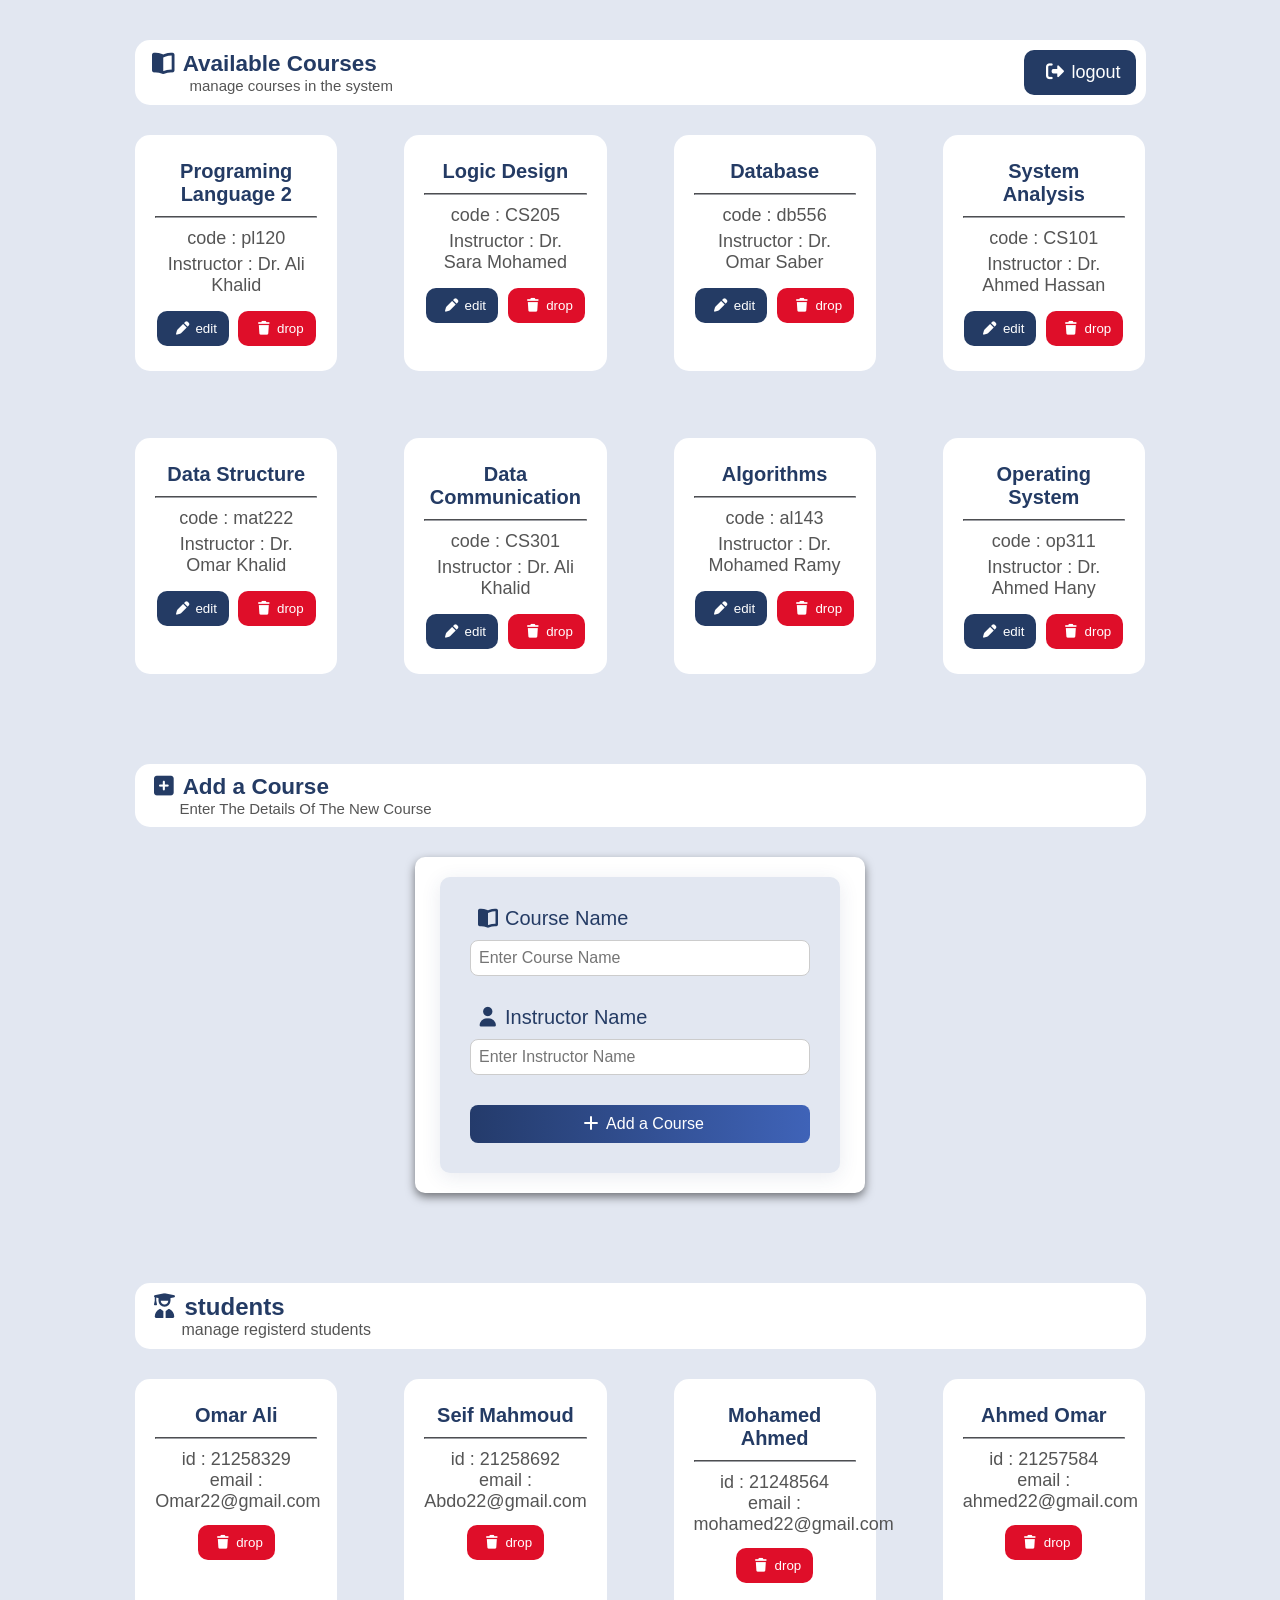
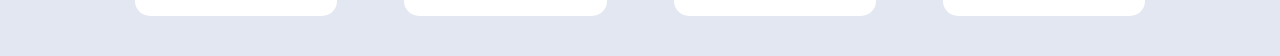
<file: admin_dashboard.html>
<!DOCTYPE html>
<html lang="en">
<head>
    <meta charset="UTF-8">
    <meta name="viewport" content="width=device-width, initial-scale=1.0">
    <title>Student Course Registration System</title>
    <link rel="stylesheet" href="css/all.min.css">
    
    <link rel="stylesheet" href="css/index.css">
</head>
<body>
    
    <section id="admin">
            <div class="content">
                <div class="part1">
                    <div class="title">
                        <div class="header">
                            <h1><i class="fa-solid fa-book-open"></i>Available Courses</h1>
                            <p>manage courses in the system</p>
                        </div>
                        <a href="index.html"><i class="fa-solid fa-right-from-bracket"></i>logout</a>
                    </div>
                    <div class="courses">
                        <div class="card">
                            <h3>Programing Language 2</h3>
                            <hr>
                            <p>code : pl120</p>
                            <p>Instructor : Dr. Ali Khalid </p>
                            <div class="button">
                                <button class="edit"><i class="fa-solid fa-pen"></i>edit</button>
                                <button class="drop"><i class="fa-solid fa-trash"></i>drop</button>
                            </div>
                        </div>
                        <div class="card">
                            <h3>Logic Design</h3>
                            <hr>
                            <p>code : CS205</p>
                            <p>Instructor : Dr. Sara Mohamed </p>
                            <div class="button">
                                <button class="edit"><i class="fa-solid fa-pen"></i>edit</button>
                                <button class="drop"><i class="fa-solid fa-trash"></i>drop</button>
                            </div>
                        </div>
                        <div class="card">
                            <h3>Database</h3>
                            <hr>
                            <p>code : db556</p>
                            <p>Instructor : Dr. Omar Saber </p>
                            <div class="button">
                                <button class="edit"><i class="fa-solid fa-pen"></i>edit</button>
                                <button class="drop"><i class="fa-solid fa-trash"></i>drop</button>
                            </div>
                        </div>
                        <div class="card">
                            <h3>System Analysis</h3>
                            <hr>
                            <p>code : CS101</p>
                            <p>Instructor : Dr. Ahmed Hassan </p>
                            <div class="button">
                                <button class="edit"><i class="fa-solid fa-pen"></i>edit</button>
                                <button class="drop"><i class="fa-solid fa-trash"></i>drop</button>
                            </div>
                        </div>
                        <div class="card">
                            <h3>Data Structure</h3>
                            <hr>
                            <p>code : mat222</p>
                            <p>Instructor : Dr. Omar Khalid </p>
                            <div class="button">
                                <button class="edit"><i class="fa-solid fa-pen"></i>edit</button>
                                <button class="drop"><i class="fa-solid fa-trash"></i>drop</button>
                            </div>
                        </div>
                        <div class="card">
                            <h3>Data Communication</h3>
                            <hr>
                            <p>code : CS301</p>
                            <p>Instructor : Dr. Ali Khalid </p>
                            <div class="button">
                                <button class="edit"><i class="fa-solid fa-pen"></i>edit</button>
                                <button class="drop"><i class="fa-solid fa-trash"></i>drop</button>
                            </div>
                        </div>
                        <div class="card">
                            <h3>Algorithms</h3>
                            <hr>
                            <p>code : al143</p>
                            <p>Instructor : Dr. Mohamed Ramy </p>
                            <div class="button">
                                <button class="edit"><i class="fa-solid fa-pen"></i>edit</button>
                                <button class="drop"><i class="fa-solid fa-trash"></i>drop</button>
                            </div>
                        </div>
                        <div class="card">
                            <h3>Operating System</h3>
                            <hr>
                            <p>code : op311</p>
                            <p>Instructor : Dr. Ahmed  Hany </p>
                            <div class="button">
                                <button class="edit"><i class="fa-solid fa-pen"></i>edit</button>
                                <button class="drop"><i class="fa-solid fa-trash"></i>drop</button>
                            </div>
                        </div>
                    </div>
                </div>
                <div class="part2">
                    <div class="title">
                        <h1><i class="fa-solid fa-square-plus"></i>Add a Course</h1>
                        <p>Enter The Details Of The New Course</p>
                    </div>
                    <div class="form">
                        <form>
                            <div class="name">
                                <label for=""><i class="fa-solid fa-book-open"></i>Course Name</label>
                                <input type="text" placeholder="Enter Course Name">
                            </div>
                            <div class="instructor">
                                <label for=""><i class="fa-solid fa-user"></i>Instructor Name</label>
                                <input type="text" placeholder="Enter Instructor Name">
                            </div>
                            <div class="submit">
                                <button type="submit"><i class="fa-solid fa-plus"></i>Add a Course</button>
                            </div>
                        </form>
                    </div>
                </div>
                <div class="part3">
                    <div class="title">
                        <h1><i class="fa-solid fa-user-graduate"></i>students</h1>
                        <p>manage registerd students</p>
                    </div>
                    <div class="students">
                        <div class="card">
                            <h3>Omar Ali</h3>
                            <hr>
                            <p>id : 21258329</p>
                            <p>email : Omar22@gmail.com </p>
                            <div class="button">
                                <button class="drop"><i class="fa-solid fa-trash"></i>drop</button>
                            </div>
                        </div>
                        <div class="card">
                            <h3>Seif Mahmoud</h3>
                            <hr>
                            <p>id : 21258692</p>
                            <p>email : Abdo22@gmail.com </p>
                            <div class="button">
                                <button class="drop"><i class="fa-solid fa-trash"></i>drop</button>
                            </div>
                        </div>
                        <div class="card">
                            <h3>Mohamed Ahmed</h3>
                            <hr>
                            <p>id : 21248564</p>
                            <p>email : mohamed22@gmail.com </p>
                            <div class="button">
                                <button class="drop"><i class="fa-solid fa-trash"></i>drop</button>
                            </div>
                        </div>
                        <div class="card">
                            <h3>Ahmed Omar</h3>
                            <hr>
                            <p>id : 21257584</p>
                            <p>email : ahmed22@gmail.com </p>
                            <div class="button">
                                <button class="drop"><i class="fa-solid fa-trash"></i>drop</button>
                            </div>
                        </div>
                    </div>
                </div>
            </div>
    </section>

</body>
</html>
</file>
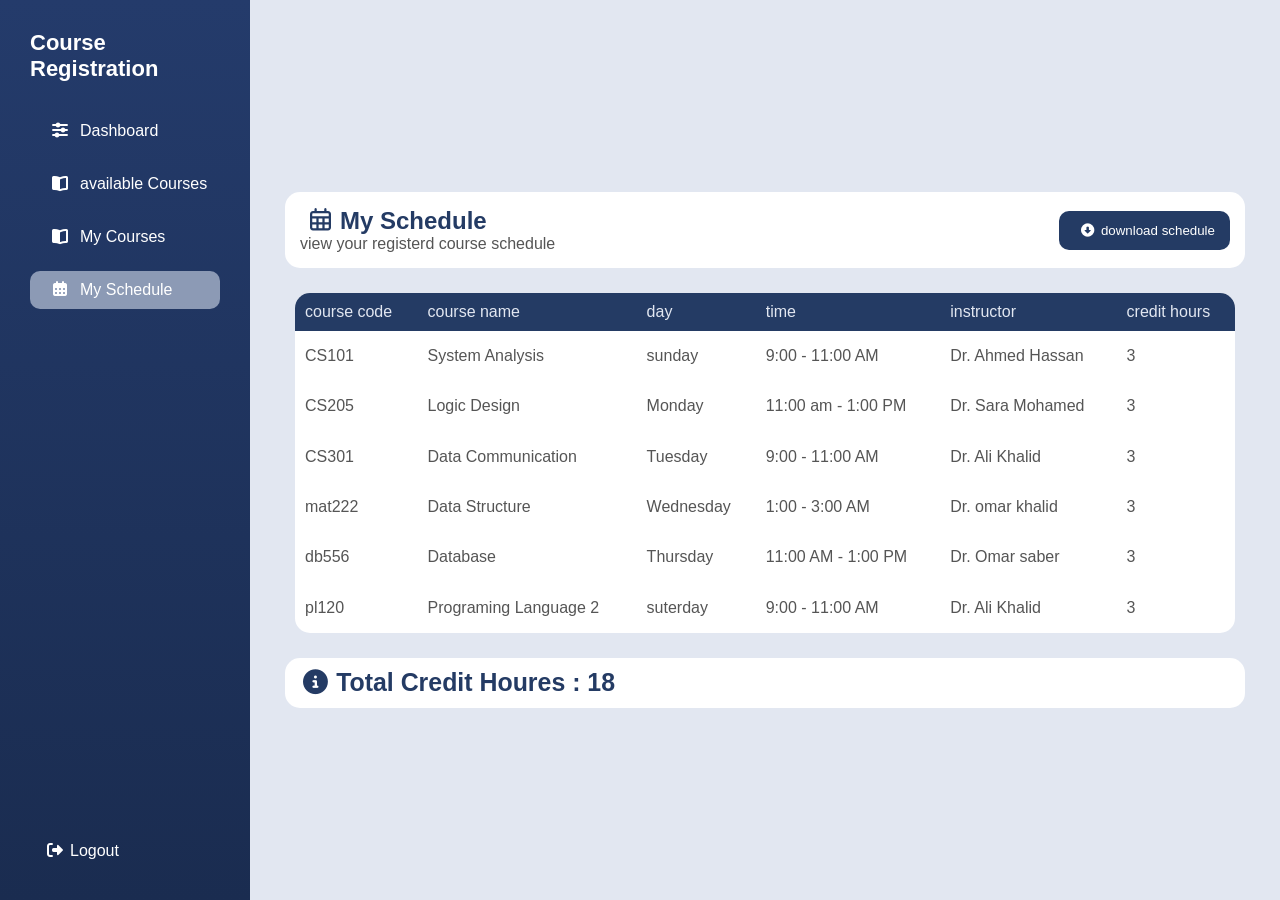
<file: my_schedule.html>
<!DOCTYPE html>
<html lang="en">
<head>
    <meta charset="UTF-8">
    <meta name="viewport" content="width=device-width, initial-scale=1.0">
    <title>Student Course Registration System</title>
    <link rel="stylesheet" href="css/all.min.css">
    <link rel="stylesheet" href="css/index.css">
</head>
<body>
    <section id="schedule">
        <div class="sidebar">
            <div class="title">
                <h2>Course Registration</h2>
            </div>
            <nav>
                <ul>
                    <li><a href="student_dashboard.html"><i class="fa-solid fa-sliders"></i>Dashboard</a>
                    </li>
                    <li><a href="available_courses.html"><i class="fa-solid fa-book-open"></i>available Courses</a></li>
                    <li><a href="my_courses.html"><i class="fa-solid fa-book-open"></i>My Courses</a></li>
                    <li  class="active"><a href="my_schedule.html"><i class="fa-solid fa-calendar-days"></i>My Schedule</a></li>
                </ul>
            </nav>
            <a class="side-link" href="index.html"><i class="fa-solid fa-right-from-bracket"></i>Logout</a>
        </div>
        <div class="content">
            <div class="part1" >
                <div>
                    <h1 class="title"><i class="fa-regular fa-calendar-days"></i>My Schedule</h1>
                    <p>view your registerd course schedule</p>
                </div>
                <button id="download"><i class="fa-solid fa-circle-down"></i><span>download schedule</span></button>
            </div>
            <div class="part2">
                <table>
                    <thead>
                        <tr>
                            <td>course code</td>
                            <td>course name</td>
                            <td>day</td>
                            <td>time</td>
                            <td>instructor</td>
                            <td>credit hours</td>
                        </tr>
                    </thead>
                    <tbody>
                        <tr>
                            <td>CS101</td>
                            <td>System Analysis</td>
                            <td>sunday</td>
                            <td>9:00 - 11:00 AM</td>
                            <td>Dr. Ahmed Hassan</td>
                            <td>3</td>
                        </tr>
                        <tr>
                            <td>CS205</td>
                            <td>Logic Design</td>
                            <td>Monday</td>
                            <td>11:00 am - 1:00 PM</td>
                            <td>Dr. Sara Mohamed</td>
                            <td>3</td>
                        </tr>
                        <tr>
                            <td>CS301</td>
                            <td>Data Communication</td>
                            <td>Tuesday</td>
                            <td>9:00 - 11:00 AM</td>
                            <td>Dr. Ali Khalid</td>
                            <td>3</td>
                        </tr>
                        <tr>
                            <td>mat222</td>
                            <td>Data Structure</td>
                            <td>Wednesday</td>
                            <td>1:00 - 3:00 AM</td>
                            <td>Dr. omar khalid</td>
                            <td>3</td>
                        </tr>
                        <tr>
                            <td>db556</td>
                            <td>Database</td>
                            <td>Thursday</td>
                            <td>11:00 AM - 1:00 PM</td>
                            <td>Dr. Omar saber</td>
                            <td>3</td>
                        </tr>
                        <tr>
                            <td>pl120</td>
                            <td>Programing Language 2</td>
                            <td>suterday</td>
                            <td>9:00 - 11:00 AM</td>
                            <td>Dr. Ali Khalid</td>
                            <td>3</td>
                        </tr>
                    </tbody>
                </table>
            </div>
            <div class="part3">
                <h5><i class="fa-solid fa-circle-info"></i>Total Credit Houres : 18</h5>
            </div>
        </div>
    </section>
</body>
</html>
</file>
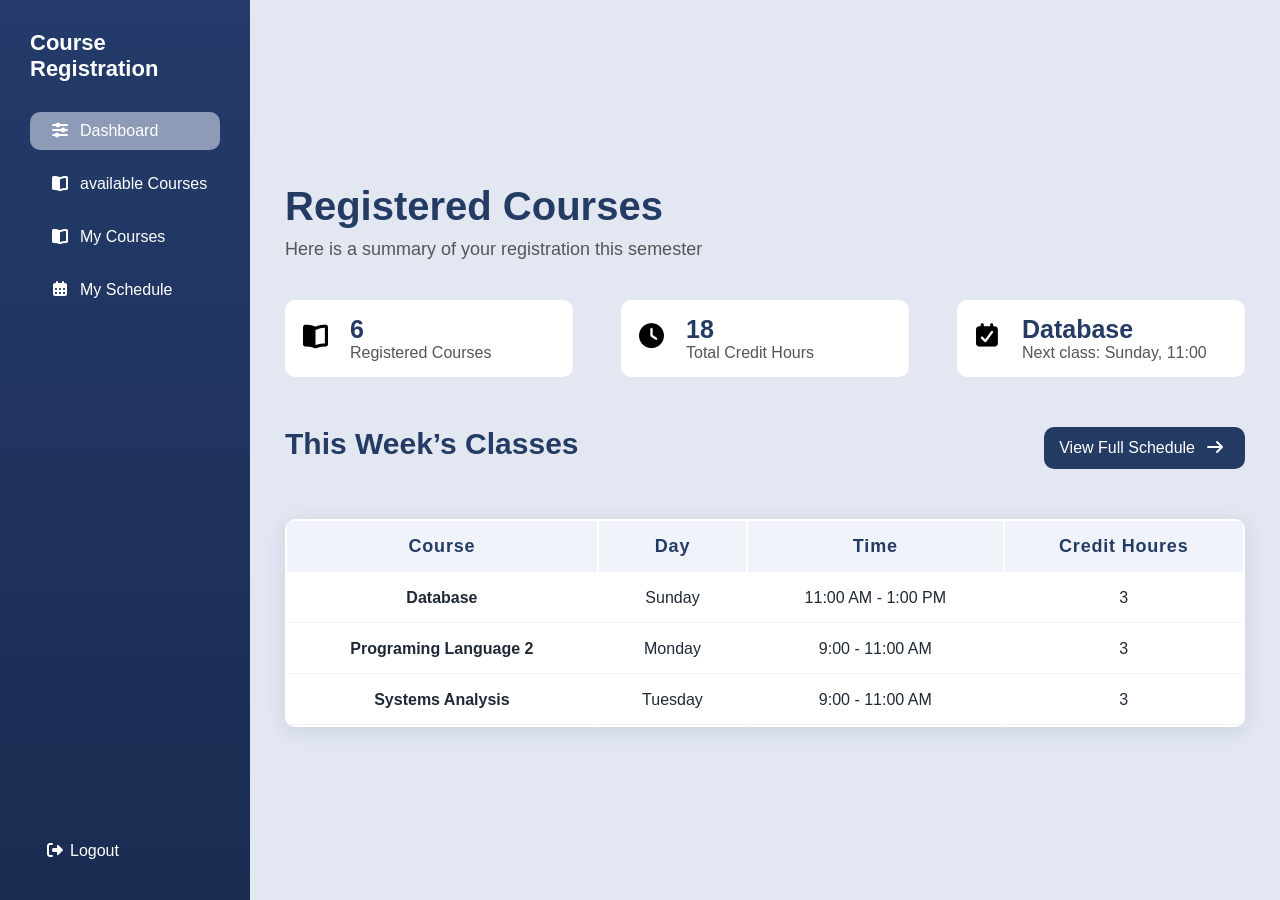
<file: student_dashboard.html>
<!DOCTYPE html>
<html lang="en">
<head>
    <meta charset="UTF-8">
    <meta name="viewport" content="width=device-width, initial-scale=1.0">
    <title>Student Course Registration System</title>
    <link rel="stylesheet" href="css/all.min.css">
    
    <link rel="stylesheet" href="css/index.css">
</head>
<body>
    <section id="dashboard">
        <div class="sidebar">
            <div class="title">
                <h2>Course Registration</h2>
            </div>
            <nav>
                <ul>
                    <li class="active"><a href="student_dashboard.html"><i class="fa-solid fa-sliders"></i>Dashboard</a></li>
                    <li><a href="available_courses.html"><i class="fa-solid fa-book-open"></i>available Courses</a></li>
                    <li><a href="my_courses.html"><i class="fa-solid fa-book-open"></i>My Courses</a></li>
                    <li><a href="my_schedule.html"><i class="fa-solid fa-calendar-days"></i>My Schedule</a></li>
                </ul>
            </nav>
            <a class="side-link" href="index.html"><i class="fa-solid fa-right-from-bracket"></i>Logout</a>                       
        </div>
        <div class="content">
            <div class="head">
                <h2>Registered Courses</h2>
                <p>Here is a summary of your registration this semester</p>
            </div>
            <div class="elements">
                <div class="box">
                    <i class="fa-solid fa-book-open"></i>
                    <div class="info">
                        <h3>6</h3>
                        <p>Registered Courses</p>
                    </div>
                </div>
                <div class="box">
                    <i class="fa-solid fa-clock"></i>
                    <div class="info">
                        <h3>18</h3>
                        <p>Total Credit Hours</p>
                    </div>
                </div>
                <div class="box">
                    <i class="fa-solid fa-calendar-check"></i>
                    <div class="info">
                        <h3>Database</h3>
                        <p>Next class: Sunday, 11:00</p>
                    </div>
                </div>
            </div>
            <div class="part">
                <h3>This Week’s Classes</h3>
                <a class="view-btn" href="my_schedule.html">View Full Schedule<i class="fa-solid fa-arrow-right"></i></a>    
            </div>
            <div class="table-box">
                <table>
                    <thead>
                    <tr>
                        <th>Course</th>
                        <th>Day</th>
                        <th>Time</th>
                        <th>Credit Houres</th>
                    </tr>
                    </thead>
                    <tbody>
                    <tr>
                        <td><b>Database</b></td>
                        <td>Sunday</td>
                        <td>11:00 AM - 1:00 PM</td>
                        <td>3</td>
                    </tr>
                    <tr>
                        <td><b>Programing Language 2</b></td>
                        <td>Monday</td>
                        <td>9:00 - 11:00 AM</td>
                        <td>3</td>
                    </tr>
                    <tr>
                        <td><b>Systems Analysis</b></td>
                        <td>Tuesday</td>
                        <td>9:00 - 11:00 AM</td>
                        <td>3</td>
                    </tr>
                    </tbody>
                </table>
            </div>
        </div>
    </section>
</body>
</html>
</file>
<file: css/index.css>
* {
    margin: 0;
    padding: 0;
    box-sizing: border-box;
}
:root {
    --color1: #e2e7f1;
    --color2: #243B64;
    --color3: #555;
}
body{
    background-color: var(--color1);
    font-family: Arial, sans-serif;
}
#login,#register{
    display: flex;
    justify-content: center;
    align-items: center;
    height: 100vh;
}
#register{
    height: 100%;
}
form{
    background-color: white;
    width: 500px;
    padding: 30px;
    border-radius: 10px;
    box-shadow: 0 4px 20px rgba(36, 59, 107, 0.1);
}
form .head{
    text-align: center;
    margin-bottom: 30px;
}
form .head h2{
    color: var(--color2);
    font-size: 40px;
}
form .head p{
    color: #555;
}
form label{
    font-size: 18px;
}
form input,
form select{
    width: 100%;
    padding: 10px;
    margin: 10px 0px;
    border: 1px solid #ccc;
    border-radius: 8px;
    font-size: 16px;
    outline: none;
}
form input:focus,
form select:focus{
    border-color: var(--color2);
    box-shadow: 0 0 0 3px rgba(36, 59, 107, 0.15);
}
#login form button,
#register form button{
    padding: 10px;
    border-radius: 8px;
    font-size: 16px;
    cursor: pointer;
    margin: 10px 0px;
    width: 100%;
    color: white;
    font-weight: 500;
    letter-spacing: .5px;
    background: linear-gradient(90deg, #243b6b, #3f63b8, #243b6b);
    background-size: 200% 100%;
    background-position: left center;
    color: white;
    border: none;
    transition: background-position 0.5s, transform 0.2s, box-shadow 0.2s;
}

#login form button:hover,
#register form button:hover {
  background-position: right center;
  transform: translateY(-3px);
  box-shadow: 0 8px 18px rgba(36, 59, 107, 0.35);
}
#login form button:active,
#register form button:active {
  transform: translateY(0) scale(1);
}
form .create{
    display: flex;
    justify-content: center;
}
form .create p{
    color: var(--color3);
    font-size: 18px;
}
form .create a{
    text-decoration: none;
    color: var(--color2);
    font-weight: 500;
    color: #243b6b;
    transition-duration: .5s;
    margin-left: 5px;
    font-size: 18px;
}
form .create a:hover {
  color: #3f63b8;
}
#loginMsg,
#registerMsg{
    color: red;
    text-align: center;
    margin-bottom: 10px;
}

#dashboard{
    display: flex;
}
.sidebar{
    background: linear-gradient(180deg, #243b6b, #1a2c50);
    width: 250px;
    padding: 30px;
    display: flex;
    flex-direction: column;
    height: 100vh;
    position: sticky;
    top: 0;
}
.sidebar .title h2{
    color: white;
    font-size: 22px;
}
.sidebar nav {
    margin: 15px 0px;
} 
.sidebar nav ul{
    padding: 0px;
    list-style: none;
}
.sidebar nav ul li {
    margin: 15px 0px;
    display: flex;
    padding: 10px;
    transition-duration: .5s;
    border-radius: 10px;
}
.sidebar nav ul li.active{
    background-color: #e8eefb8a;
}
.sidebar nav ul li:hover{
    background-color: #e8eefb8a;
    
}
.sidebar nav ul li a{
    text-decoration: none;
    color:white;
    font-size: 16px;
}
.sidebar nav ul li a i{
    color: white;
    margin-inline: 10px;
}
.sidebar a.side-link{
    margin-top: auto;
    color: white;
    text-decoration: none;
    transition-duration: .5s;
    padding: 10px;
    border-radius: 10px;
}
.sidebar a.side-link:hover{
    background-color: #e8eefb8a;
}
.sidebar a.side-link i{
    margin-inline: 5px;
}
#dashboard .content{
    width: 75%;
    margin: auto;   
}
#dashboard .content .head h2{
    color: var(--color2);
    font-size: 40px;
    margin: 10px 0px;
}
#dashboard .content .head p{
    color: #555;
    font-size: 18px;
}
#dashboard .content .elements{
    display: flex;
    margin-top: 40px;
    justify-content: space-between;
}
#dashboard .content .elements .box{
    width: 30%;
    background-color: white;
    display: flex;
    padding: 15px;
    border-radius: 10px;
    transition-duration: .5s;
}
#dashboard .content .elements .box:hover{
    box-shadow: 0 4px 20px rgba(36, 59, 107, 0.12);
    transform: translateY(-5px);
}
#dashboard .content .elements .box i{
    margin: auto 0px;
    margin-right: 20px;
    width: 30px;
    height: 30px;
    font-size: 25px;
}
#dashboard .content .elements .box h3{
    color: var(--color2);
    font-size: 25px;
}
#dashboard .content .elements .box p{
    color: #555;
}
#dashboard .content .part{
    margin: 50px 0px;
    display: flex;
    justify-content: space-between;
}
#dashboard .content .part h3{
    color: var(--color2);
    font-size: 30px;
}
#dashboard .content .part a{
    background-color: var(--color2);
    color: white;
    text-decoration: none;
    padding:12px 15px;
    border-radius: 10px;
    transition-duration: .5s;
}
#dashboard .content .part a:hover{
    background-color: #3f63b8;
    box-shadow: 0 4px 20px rgba(36, 59, 107, 0.12);
    transform: translateY(-5px);
}
#dashboard .content .part a i{
    margin-left: 10px;
    transition-duration: .5s;
}
.table-box {
    background-color: white;
    border-radius: 10px;
    box-shadow: 0 4px 20px rgba(36, 59, 107, 0.12);
    overflow: hidden;
    margin-top: 15px;
}

.table-box table {
    width: 100%;
}
.table-box th {
    background-color: #f0f3fa;
    color: var(--color2);
    font-size: 18px;
    letter-spacing: 0.8px;
    padding: 15px 25px;
}

.table-box td {
    padding: 15px 25px;
    border-bottom: 1px solid #eef0f5;
    color: #1f2937;
    text-align: center;
}
.table-box tbody tr {
    transition-duration: .3s;
}

.table-box tbody tr:hover {
    background-color: #eef0f5;
}

/* available */
section{
    display: flex;
}

.main-content {
    flex: 1;
    min-width: 0;
    padding: 30px;
}

.page-header {
    background-color: white;
    padding: 20px 30px;
    border-radius: 20px;
    display: flex;
    justify-content: space-between;
    align-items: center;
    margin-bottom: 30px;
    box-shadow: 0 3px 8px rgba(0,0,0,0.05);
}

.header-info {
    display: flex;
    align-items: center;
    gap: 25px;
}

.header-info > i {
    font-size: 55px;
    color: #243b6b;
}

.header-info h1 {
    color: #243b6b;
    font-size: 32px;
    margin: 0 0 8px;
}

.header-info p {
    color: #53617b;
    margin: 0;
    font-size: 16px;
}

.search-box {
    display: flex;
    align-items: center;
    border: 1px solid #243b6b;
    border-radius: 30px;
    padding: 12px 18px;
    width: 320px;
}

.search-box i {
    color: #243b6b;
    margin-right: 12px;
}

.search-box input {
    border: none;
    outline: none;
    width: 100%;
    font-size: 15px;
} 
.courses-container {
    display: grid;
    grid-template-columns: repeat(4, 1fr);
    gap: 30px;
}

.course-card {
    background-color: white;
    border-radius: 20px;
    padding: 25px 20px;
    text-align: center;
    box-shadow: 0 3px 8px rgba(0,0,0,0.05);
    transition: 0.3s;
}

.course-card:hover {
    transform: translateY(-5px);
}

.course-card h2 {
    color: #243b6b;
    font-size: 22px;
    margin: 5px 0 15px;
}

.course-card hr {
    border: none;
    border-top: 2px solid #ccc;
    margin: 15px 0;
}

.course-card p {
    color: #444;
    font-size: 17px;
    margin: 8px 0;
    line-height: 1.4;
}

.card-buttons {
    display: flex;
    gap: 10px;
    margin-top: 20px;
}

.details-btn {
    background-color: #243b6b;
    color: white;
    border: none;
    padding: 10px 14px;
    border-radius: 10px;
    cursor: pointer;
    font-size: 14px;
    transition-duration: .5s;
    display: flex;
    justify-content: center;
    align-items: center;
}

.add-btn {
    background-color: #198754;
    color: white;
    border: none;
    padding: 10px 14px;
    border-radius: 10px;
    cursor: pointer;
    font-size: 14px;
    transition-duration: .5s;
    display: flex;
    justify-content: center;
    align-items: center;
}

.details-btn:hover {
    background-color: #3f63b8;
}

.add-btn:hover {
    background-color: #146c43;
}

.course-image {
    width: 100%;
    height: 150px;
    margin-bottom: 20px;
    overflow: hidden;
    border-radius: 12px;
}

.course-image img {
    width: 100%;
    height: 100%;
    object-fit: contain;
    border-radius: 12px;
    transition: 0.4s;
}

.course-image img:hover {
    transform: scale(1.05);
}

/* courses */
.view-course-btn {
  background-color: #243b6b;
  color: white;
  border: none;
  padding: 10px 14px;
  border-radius: 10px;
  cursor: pointer;
  font-size: 14px;
  display: flex;
  justify-content: center;
  align-items: center;
  transition-duration: .5s;
}

.drop-course-btn {
  background-color: #dc3545;
  color: white;
  border: none;
  padding: 10px 14px;
  border-radius: 10px;
  cursor: pointer;
  display: flex;
  justify-content: center;
  align-items: center;
  transition-duration: .5s;
}

.view-course-btn:hover {
  background-color: #3f63b8;
}

.drop-course-btn:hover {
  background-color: #bb2d3b;
}

.add-course-card {
  border: 2px dashed #c5cede;
  display: flex;
  flex-direction: column;
  justify-content: center;
}

.add-course-icon {
  height: 150px;
  background-color: #eef2fa;
  border-radius: 12px;
  display: flex;
  align-items: center;
  justify-content: center;
  margin-bottom: 20px;
}

.add-course-icon i {
  font-size: 65px;
  color: #243b6b;
}

.add-course-card h2 {
  margin-bottom: 10px;
}

.add-course-card p {
  font-size: 15px;
  color: #667085;
}

.add-new-btn {
  display: inline-block;
  background-color: #198754;
  color: white;
  padding: 10px 14px;
  border-radius: 10px;
  text-decoration: none;
  font-size: 14px;
  cursor: pointer;
  margin: auto;
  transition-duration: .5s;
}

.add-new-btn:hover {
  background-color: #146c43;
}

.add-new-btn i {
  margin-right: 5px;
}

/* schedule */
#schedule{
    display: flex;
}
#schedule .content{
    width: 75%;
    margin:  auto;
}
#schedule .part1{
    background-color: white;
    display: flex;
    justify-content: space-between;
    padding: 15px;
    color: var(--color2);
    border-radius: 15px;
    align-items: center;
}
#schedule .part1 p{
    color: var(--color3);
}
#download{
    background-color: var(--color2);
    color: white;
    text-decoration: none;
    padding:12px 15px;
    border-radius: 10px;
    transition-duration: .5s;
    border: none;
    cursor: pointer;
}
#download:hover{
    background-color: #3f63b8;
    box-shadow: 0 4px 20px rgba(36, 59, 107, 0.12);
    transform: translateY(-5px);
}
i{
    margin-inline: 5px;
}
#schedule .part2{
    margin-top: 20px;
    display: flex;
    justify-content: center;
    align-items: center;
    border-radius: 15px;
    padding: 10px;
    height: 350px;
}
#schedule .part2 table{
    height: 340px;
    width: 100%;
    color: var(--color3);
    border-radius: inherit;
    background-color:white;
    overflow: hidden;
    border-collapse: collapse;

}
#schedule .part2 td{
    padding: 10px;
}
#schedule thead{
    background-color: var(--color2);
    color: #e2e7f1;
}
#schedule .part3{
    background-color: white;
    padding: 10px;
    margin-top: 20px;
    height: 50px;
    border-radius: 15px;
    color: var(--color2);
    font-size: 30px;
} 

/* Admin */
#admin{
    padding: 10px;
}
#admin i{
    margin-inline: 5px;
}
#admin .content{
    width: 85%;
    margin: auto;
}
#admin .part1, #admin .part2 ,#admin .part3{
    padding: 30px;
}
#admin .part1 .title{
    padding: 10px;
    font-size: 15px;
    border-radius: 15px;
    background-color: white;
    display: flex;
    justify-content: space-between;
    align-items: center;
    margin-bottom: 30px;
}
#admin .part1 .title h1{
    color: var(--color2);
}
#admin .part1 .title p{
    margin-left: 45px;
    color: var(--color3);
}
#admin .part1 .title a{
    color: white;
    background-color: var(--color2);
    text-decoration: none;
    padding: 12px 15px;
    border-radius: 10px;
    font-size: 18px;
    transition-duration: .5s;
}
#admin .part1 .title a:hover{
    background-color: #3f63b8;
    box-shadow: 0 4px 20px rgba(36, 59, 107, 0.12);
    transform: translateY(-5px);
}
#admin .part1 .courses{
    background-color: var(--color1);
    display: flex;
    gap: 67px;
    flex-wrap: wrap;
    justify-content: center;
    margin-top: 10px;
}
#admin .part1 .courses .card{
    text-align: center;
    padding: 20px;
    background-color: white;
    width: 20%;
    border-radius: 15px;
    transition-duration: 0.5s;
}
#admin .part1 .courses .card:hover{
    box-shadow: 0 4px 20px rgba(36, 59, 107, 0.12);
    transform: translateY(-5px);
}
#admin .part1 .courses .card h3{
    color: var(--color2);
    margin: 5px;
    font-size: 20px;
}
#admin .part1 .courses .card p{
    color: var(--color3);
    font-size: 18px;
    margin: 5px;
}
#admin .part1 .courses .card hr{
    margin-top: 10px;
    margin-bottom: 10px;
    border-color: #9ea0a5;
}
#admin .part1 .courses .card .button{
    margin-top: 10px;
}
#admin .part1 .courses .card .button .edit{
    background-color: var(--color2);
    color: white;
    text-decoration: none;
    padding:10px 12px;
    border-radius: 10px;
    transition-duration: .5s;
    margin-top:5px ;
    margin-bottom:5px ;
    border: none;
    cursor: pointer;
}
#admin .part1 .courses .card .button .drop{
    background-color: #df0e29;
    color: white;
    text-decoration: none;
    padding:10px 12px;
    border-radius: 10px;
    transition-duration: .5s;
    margin-top:5px ;
    margin-bottom:5px ;
    margin-left: 5px;
    border: none;
    cursor: pointer;
}
#admin .part1 .courses .card .button .edit:hover{
    background-color: #3f63b8;
    box-shadow: 0 4px 20px rgba(36, 59, 107, 0.12);
    transform: translateY(-5px);
}
#admin .part1 .courses .card .button .drop:hover{
    background-color: #ff0000;
    box-shadow: 0 4px 20px rgba(36, 59, 107, 0.12);
    transform: translateY(-5px);
}
#admin .part2{
    margin-top: 30px;
}
#admin .part2 .title{
    padding: 10px;
    font-size: 15px;
    border-radius: 15px;
    background-color: white;
    margin-bottom: 30px;
}
#admin .part2 .title h1{
    color: var(--color2);
}
#admin .part2 .title p{
    color: var(--color3);
    margin-left: 35px;
}
#admin .part2 .form form label{
    font-size: 20px;
    color: var(--color2);
}
#admin .part2 .form form input{
    border-radius: 8px;
    border: 1px solid #ccc;
    padding: 8px;
    color: black;
    outline: none;
}
#admin .part2 .form form input:focus{
    border-color: var(--color2);
    box-shadow: 0 0 0 3px rgba(36, 59, 107, 0.15);
}
#admin .part2 .form form label{
    padding: 10px 0px;
}
#admin .part2 .form{
    border-radius: 10px;
    background-color: white;
    margin: 0 auto;
    margin-top: 10px;
    padding: 20px;
    width: 450px;
    box-shadow: 0 4px 10px rgba(0, 0, 0, 0.5);

}
#admin .part2 .form form{
    padding: 10px;
    background-color: var(--color1);
    border-radius: 10px;
    width: 400px;
    margin: auto;

}
#admin .part2 .form form div{
    margin: 20px;
}
#admin .part2 .form form .submit button{
    background-color: var(--color2);
    color: white;
    width: 100%;
    border-radius: 8px;
    font-size: 16px;
    padding: 10px;
    border: none;
    cursor: pointer;
    background: linear-gradient(90deg, #243b6b, #3f63b8, #243b6b);
    background-size: 200% 100%;
    background-position: left center;
    transition: background-position 0.5s, transform 0.2s, box-shadow 0.2s;
}
#admin .part2 .form form .submit button:hover{
    background-position: right center;
    transform: translateY(-3px);
    box-shadow: 0 8px 18px rgba(36, 59, 107, 0.35);
}
#admin .part3{
    margin-top: 30px;
}
#admin .part3 .title{
    background-color: white;
    padding: 10px;
    border-radius: 15px;
    margin-bottom: 30px;
}
#admin .part3 .title h1{
    color: var(--color2);
}
#admin .part3 .title p{
    margin-left: 37px;
    color: var(--color3);
}
#admin .part3 .students{
    background-color: var(--color1);
    display: flex;
    gap: 67px;
    flex-wrap: wrap;
    justify-content: center;
    margin-top: 10px;
}
#admin .part3 .students .card{
    text-align: center;
    padding: 20px;
    background-color: white;
    width: 20%;
    border-radius: 15px;
    transition-duration: 0.5s;
}#admin .part3 .students .card:hover{
    box-shadow: 0 4px 20px rgba(36, 59, 107, 0.12);
    transform: translateY(-5px);
}
#admin .part3 .students .card h3{
    color: var(--color2);
    font-size: 20px;
    margin: 5px;
}
#admin .part3 .students .card p{
    color: var(--color3);
    font-size: 18px;
}
#admin .part3 .students .card hr{
    margin-top: 10px;
    margin-bottom: 10px;
    border-color: #9ea0a5;
}
#admin .part3 .students .card .button{ 
    margin: 8px 0px;
}
#admin .part3 .students .card .button .drop{
    background-color: #df0e29;
    color: white;
    text-decoration: none;
    padding:10px 12px;
    border-radius: 10px;
    transition-duration: .5s;
    margin-top:5px ;
    margin-bottom:5px ;
    border: none;
    cursor: pointer;
}
#admin .part3 .students .card .button .drop:hover{
    background-color: #ff0000;
    box-shadow: 0 4px 20px rgba(36, 59, 107, 0.12);
    transform: translateY(-5px);
}
</file>
